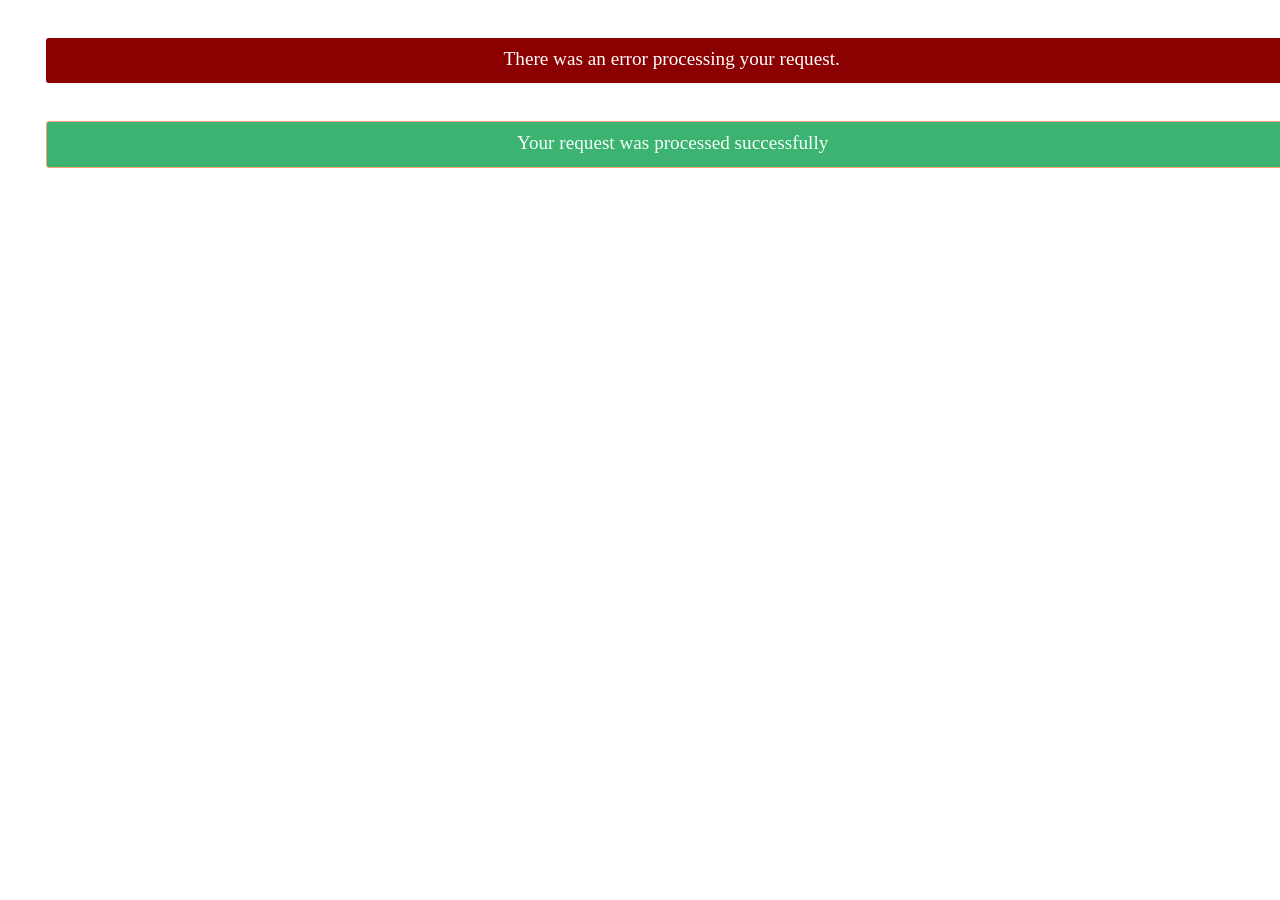
<file: 1.1. Familiarizándonos con SCSS/index.html>
<!DOCTYPE html>
<html lang="en" >
<head>
  <meta charset="UTF-8">
  <title>CodePen - Módulo 1 - Familiarizarse con SCSS</title>
  <link rel="stylesheet" href="./style.css">

</head>
<body>
<!-- partial:index.partial.html -->
<div class="error">
  There was an error processing your request.
</div>

<div class="success">
  Your request was processed successfully
</div>
<!-- partial -->
  
</body>
</html>
</file>
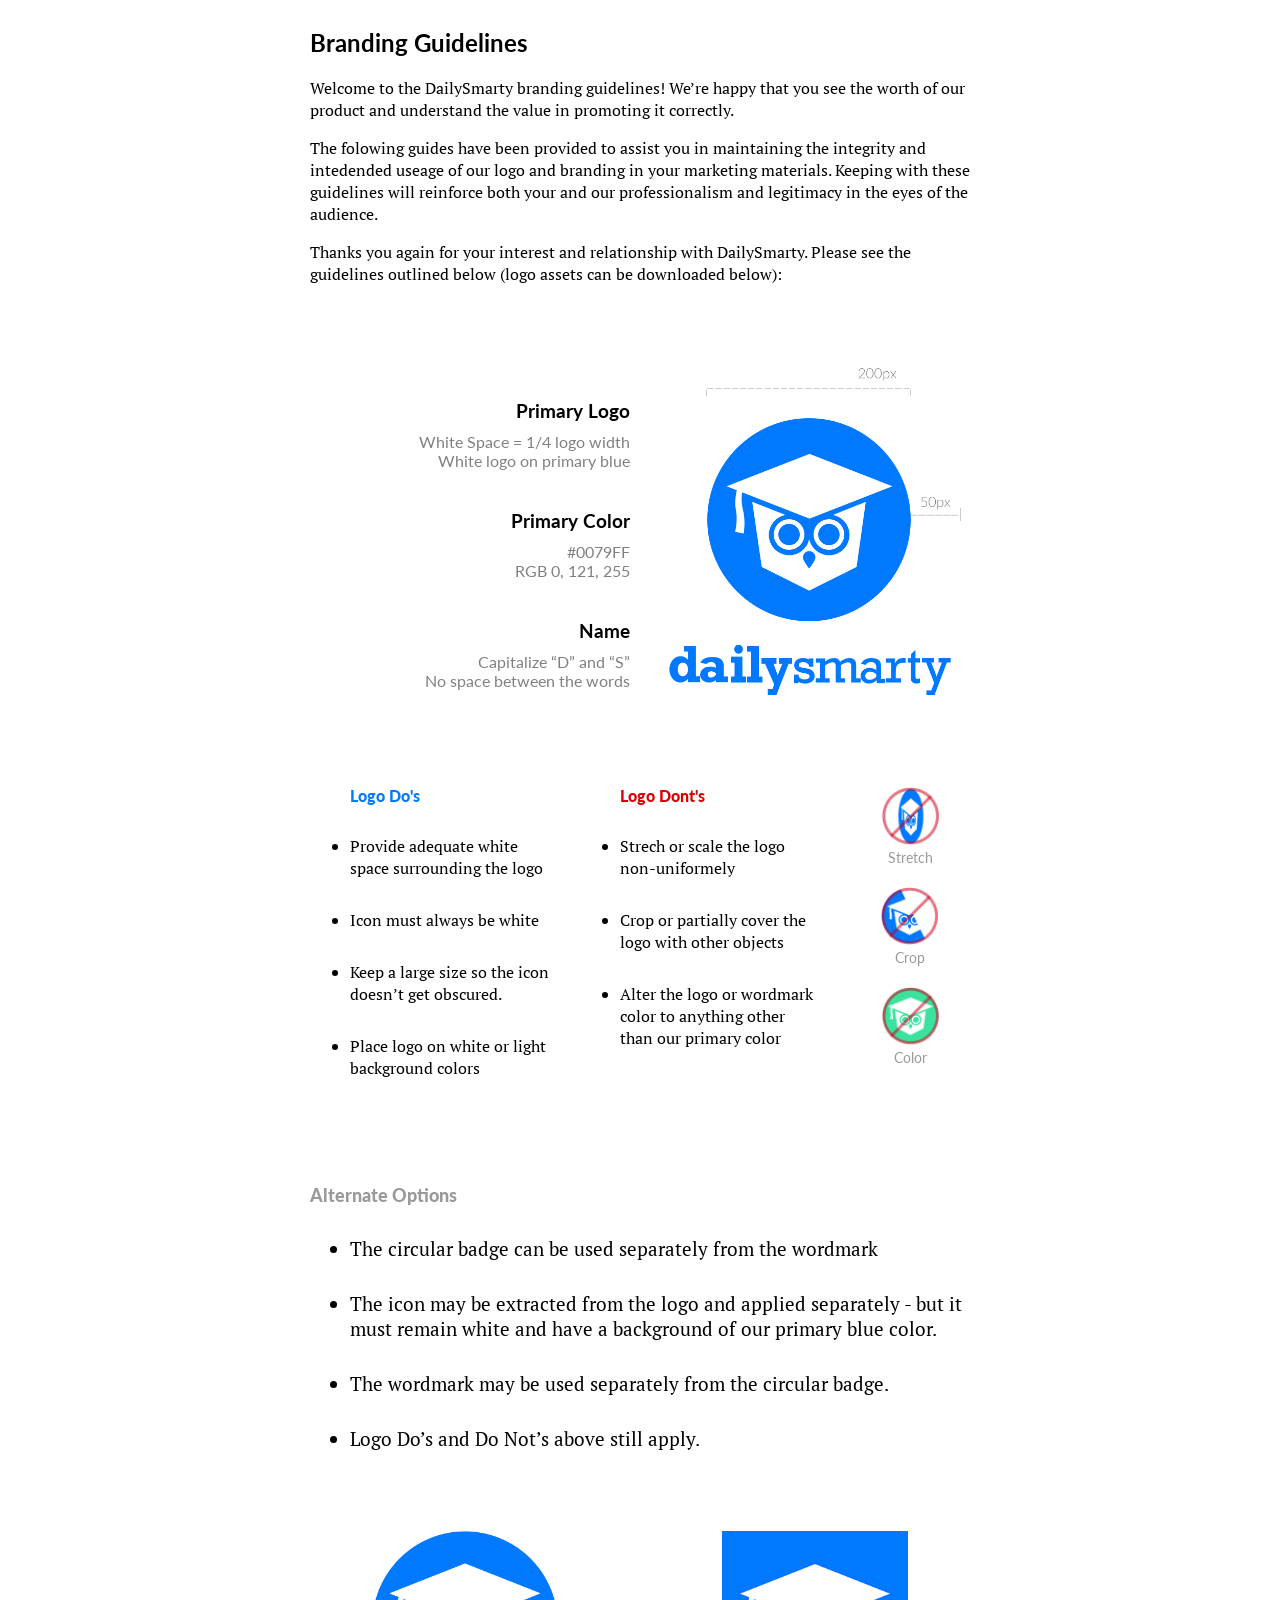
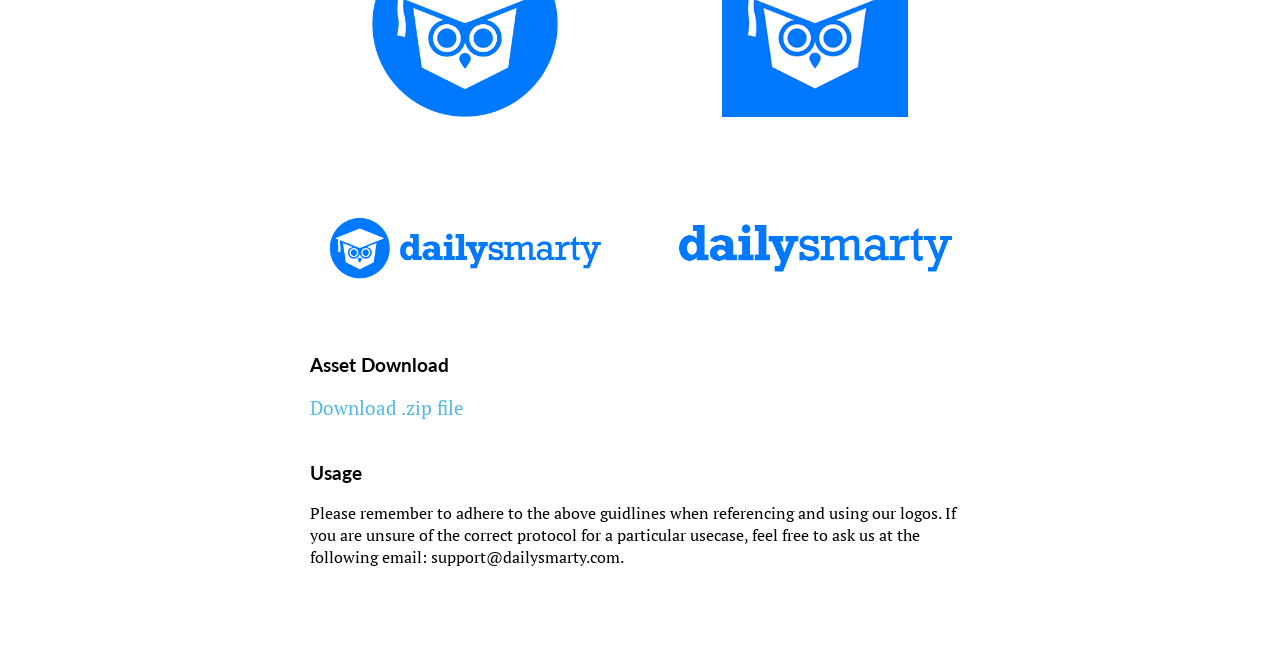
<file: 1.9.1. Proyecto CSS Grid | Responsive/index.html>
<!DOCTYPE html>
<html lang='en'>

<head>
  <meta charset="UTF-8">

  <!-- Etiqueta meta: buena práctica para que los navegadores puedan tratar la página de un
  modo adecuado, ajustando y escalándo en función del tamaño-->

  <meta content="width=device-width, initial-scale=1.0" name="viewport" />

  <title>CSS Grid</title>

  <link href="https://fonts.googleapis.com/css?family=Lato" rel="stylesheet">
  <link href="https://fonts.googleapis.com/css?family=PT+Serif" rel="stylesheet">

  <style>
    body {
      font-family: 'Lato', sans-serif;
      background-color: #ffffff;
    }
    p,
    li {
      font-family: 'PT Serif', serif;
    }

    /*Tenemos lo estilos metidos dentro del documento html en la sección style.
      Lo que estamos haciendo con los siguientes selectores de clases es colocar el contenido
      en una posición concreta de la página y determinar el ancho que queremos*/

    .container {
      display: flex;
      justify-content: center;
    }

    .content-wrapper {
      width: 660px;
    }

    /*En primer lugar, aquí estamos desplegando el CSS Grid y le estamos diciendo que queremos 
    2 columnas de 1fr de tamaño cada una de ellas*/

    .style-details {
      display: grid;
      grid-template-columns: 1fr 1fr;
      grid-gap:20px;
      margin-top: 75px;
      margin-bottom: 75px;
    }

    /*En esta línea de código vamos a incorporar los estilos al texto que se encuentra en el contenedor
    que ejerce esa clase*/

    .style-details-text {
      text-align: right;
    }

    .style-details-text div{
    color: #808080;
    font-weight: normal;
    }

    .style-details-text h3 {
      margin-top: 40px;
      margin-bottom: 10px;
    }

    /*Aquí lo que le estamos pidiendo a la imagen con wl width al 100% es que me da igual 
    cuán grande sea la imagen, quiero que cubra el 100% de la columna en la que te ubicas */

    .style-details-logo img {
      width: 100%;
    }

    /*Aqui estamos pidiendo que nos haga tres columnas, y que las dos primeras sean del doble
    de tamaño que la última */

    .dos_donts_wrapper {
      margin-top: 75px;
      margin-bottom: 75px;
      display: grid;
      grid-template-columns: 2fr 2fr 1fr;
      grid-gap: 30px;
    }

    /*Estamos haciendo que el contenido que se encuentra en este container se encuentre centrado,
    tanto texto como imágenes*/

    .dont_image_box {
      text-align: center;
      margin-bottom: 20px;
    }

    /*Estamos haciendo que las imagenes ocupen el 50% del ancho de la columna (container) en el
    que se ubican */

    .dont_image_box img {
      width: 50%;
    }

    .dont_image_box div {
      font-size: 14px;
      color: #999999;
    }

    .do_donts_heading {
      font-weight: 900;
      margin-bottom: 20px;
      margin-left: 40px;
    }

    /*Aquí estamos seleccionando la clase separada con el espacio que hemos añadido a los diferentes
    .do_donts_heading*/

    .blue_text {
      color:#0079ff ;
    }

    .red_text {
      color: #dc0004; 
    }

    /*Editamos las listas añadiendoles espacio y cambiando el tamaño de la fuente*/

    .dos_donts_list li{
      margin-top: 30px;
      margin-bottom: 30px;
      font-size: 16px;
    }


    .alernate_options_wrapper {
      margin-top: 75px;
      margin-bottom: 75px;
    }

    .alernate_options_wrapper h3 {
      color: #999999;
      font-size: 18px;
      font-weight: 900;      
    }

    .alernate_options_wrapper li {
      margin-top: 30px;
      margin-bottom: 30px;
      font-size: 19px;     
    }
    
    /*Aquí comenzamos a crear el último Grid*/

    .alternate_options_images{
      margin-top: 80px;
      display: grid;
      grid-template-columns: repeat(2, 1fr); /*Es equivalente a 1fr 1fr*/
      justify-items: center;
      grid-gap: 100px 40px;
    }

    .image_logos{
      width: 60%;
    }

    .text_logos{
      width: 90%;
    }

    .additional_branding_details {
      margin-top: 75px;
      margin-bottom: 75px;
    }

    .additional_branding_details a {
      color: #4fb8e8;
      font-size: 19px;
      text-decoration: none;
    }

    .additional_branding_details p {
      margin-bottom: 42px;

    }

    /*Aquí vamos a configurar los estilos de la página para que se adapten en función
    del tamaño de la pantalla del dispositivo*/

    @media (max-width: 48em) {
      .style-details, .dos_donts_wrapper{ /*Se pueden seleccionar a la vez a través de ","*/
        grid-template-columns: 1fr;   /*No tenemos en el @media que volver a desplegar grid*/
        grid-gap: 50px;
      }

      .style-details-text {
        text-align: center;
      }
    }

  </style>
</head>

<body>
  <div class="container">

    <div class="content-wrapper">

      <h2>Branding Guidelines</h2> 

      <p>Welcome to the DailySmarty branding guidelines! We’re happy that you 
        see the worth of our product and understand the value in promoting it correctly.</p>

      <p>The folowing guides have been provided to assist you in maintaining the integrity 
        and intedended useage of our logo and branding in your marketing materials. 
        Keeping with these guidelines will reinforce both your and our professionalism 
        and legitimacy in the eyes of the audience.</p>

      <p> Thanks you again for your interest and relationship with DailySmarty. 
        Please see the guidelines outlined below (logo assets can be downloaded below):</p>
        
      <div class="style-details">

          <div class="style-details-text">
    
            <h3>Primary Logo</h3>
            <div>White Space = 1/4 logo width</div>
            <div>White logo on primary blue</div>
    
            <h3> Primary Color</h3>
            <div>#0079FF</div>
            <div>RGB 0, 121, 255</div>
    
            <h3>Name</h3>
            <div>Capitalize “D” and “S”</div>
            <div>No space between the words</div>
    
          </div>
    
          <div class="style-details-logo">

            <img src="images/logo-with-margin.png" alt="logo-with-margin">

          </div>

      </div>

      <!--Aquí vamos a incoporar el grid de tres columnas-->

      <div class="dos_donts_wrapper">

        <div class="dos_donts_list">

          <!-- Se pueden crear de este modo dos clases separadas, dejando un espacio entre ambas-->
          <div class="do_donts_heading blue_text">
            Logo Do's
          </div>

          <!--Para hacer la lista automática se usa la sintáxis ul>li*n
          (número de elementos de la lista)-->
          <ul>
            <li>Provide adequate white space surrounding the logo</li>
            <li>Icon must always be white</li>
            <li>Keep a large size so the icon doesn’t get obscured.</li>
            <li>Place logo on white or light background colors</li>
          </ul>
        </div>

        <div class="dos_donts_list">
          <div class="do_donts_heading red_text">
            Logo Dont's
          </div>

          <ul>
            <li>Strech or scale the logo non-uniformely</li>
            <li>Crop or partially cover the logo with other objects</li>
            <li>Alter the logo or wordmark color to anything other than our primary color</li>
          </ul>
        </div>

        <div class="donts-images">

          <div class="dont_image_box">
            <img src="images/dont_stretch.png" alt="">
            <div>Stretch</div>
          </div>

          <div class="dont_image_box">
            <img src="images/dont_crop.png" alt="">
            <div>Crop</div>
          </div>

          <div class="dont_image_box">
            <img src="images/dont_color.png" alt="">
            <div>Color</div>
          </div>
        </div>
      </div>

      <div class="alernate_options_wrapper">
          
        <h3>Alternate Options</h3>

        <ul>
          <li>The circular badge can be used separately from the wordmark</li>
          <li>The icon may be extracted from the logo and applied separately - 
            but it must remain white and have a background of our primary blue color.</li>
          <li>The wordmark may be used separately from the circular badge.</li>
          <li>Logo Do’s and Do Not’s above still apply.</li>
        </ul>

        <!--Aquí cargamos las imagenes del para el grid final-->
        <div class="alternate_options_images">
          <img class="image_logos" src="images/ds_circle_logo.png" alt="">
          <img class="image_logos" src="images/ds_square_logo.png" alt="">
          <img class="text_logos" src="images/ds_icon_text_logo.png" alt="">
          <img class="text_logos" src="images/ds_text_logo.png" alt="">
        </div>
    </div>

    <div class="additional_branding_details">
      
      <h3>Asset Download</h3> 
      <p>
        <a href="#">Download .zip file</a>
     </p>

      <h3>Usage</h3>
      <p>
        Please remember to adhere to the above guidlines when referencing and using our logos. 
        If you are unsure of the correct protocol for a particular usecase, 
        feel free to ask us at the following email: support@dailysmarty.com.
      </p>
    </div>

  </div>

   


</body>

</html>
</file>
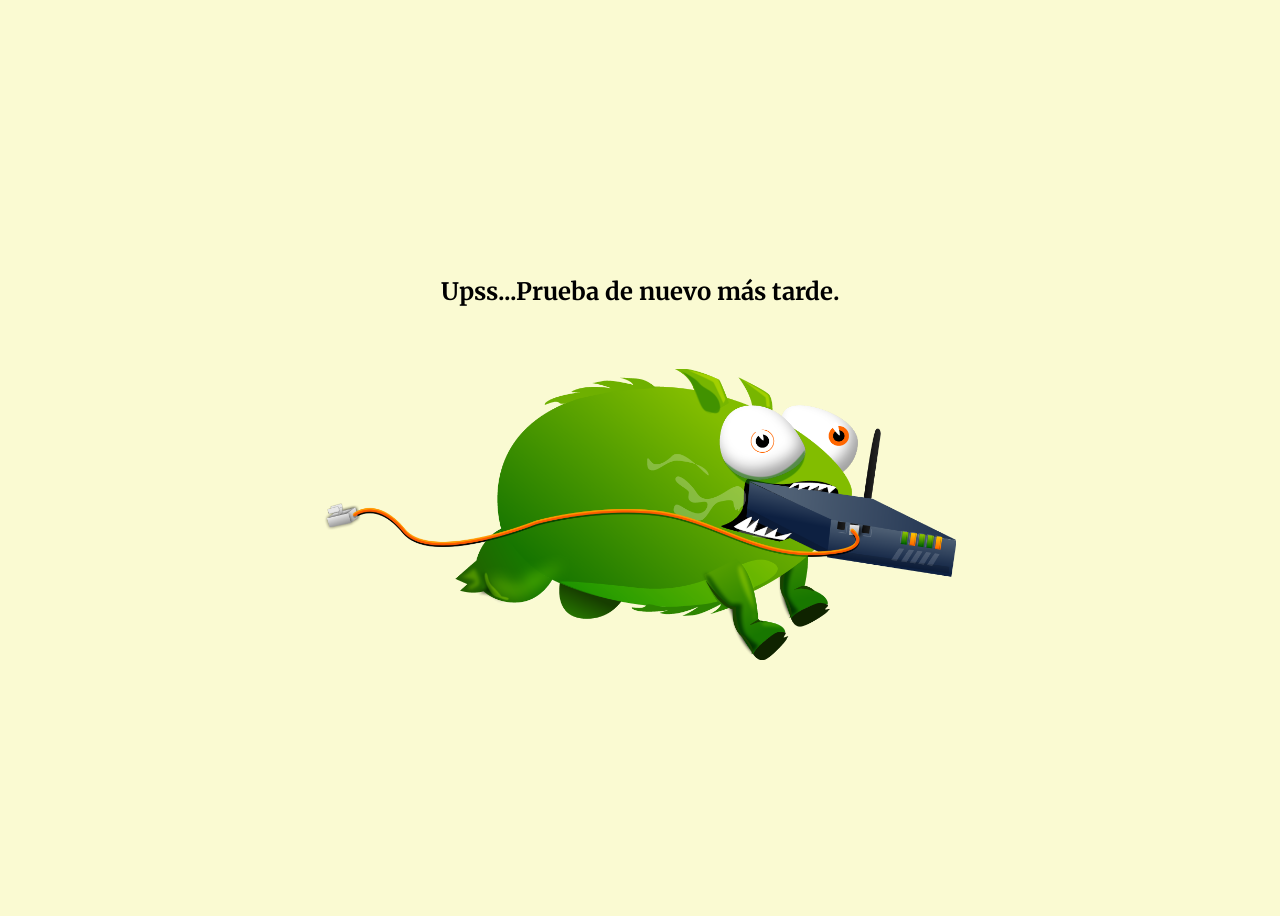
<file: 1.9.3. Flexbox/Error Page/index.html>
<!DOCTYPE html>
<html lang="en">
<head>
    <meta charset="UTF-8">
    <meta name="viewport" content="width=device-width, initial-scale=1.0">
    <title>Error Page</title>
    <link rel="preconnect" href="https://fonts.googleapis.com">
    <link rel="preconnect" href="https://fonts.gstatic.com" crossorigin>
    <link href="https://fonts.googleapis.com/css2?family=Merriweather:wght@300&display=swap" rel="stylesheet">

    <style>
        body{
            background-color: lightgoldenrodyellow;
            font-family:'Merriweather', serif;
        }

        .error_wrapper {
            display: flex;
            justify-content: center;
            align-items: center;
            height: 100vh;
            flex-direction: column;

            .error_heading{
                margin-bottom: 42px;
            }

            img {
                width: 50%;
            }
        }

        

    </style>
</head>
<body>
    <div class="error_wrapper">

        <div class="error_heading">
            <h2>Upss...Prueba de nuevo más tarde.</h2>
        </div>

        <img src="images/tbot.png" alt="">

    </div>
</body>
</html>
</file>
<file: 1.1. Familiarizándonos con SCSS/style.css>
@charset "UTF-8";

.error {
  width: 99%;
  height: 35px;
  text-align: center;
  padding-top: 10px;
  font-size: 1.2em;
  font-family: Verdana;
  border-radius: 3px;
  margin: 38px;
  background-color: DarkRed;
  color: white;
  border: 1px solid lightSloteGray;
}


.success {
  width: 99%;
  height: 35px;
  text-align: center;
  padding-top: 10px;
  font-size: 1.2em;
  font-family: Verdana;
  border-radius: 3px;
  margin: 38px;
  background-color: MediumSeaGreen;
  color: MintCream;
  border: 1px solid LightSalmon;
}
</file>
